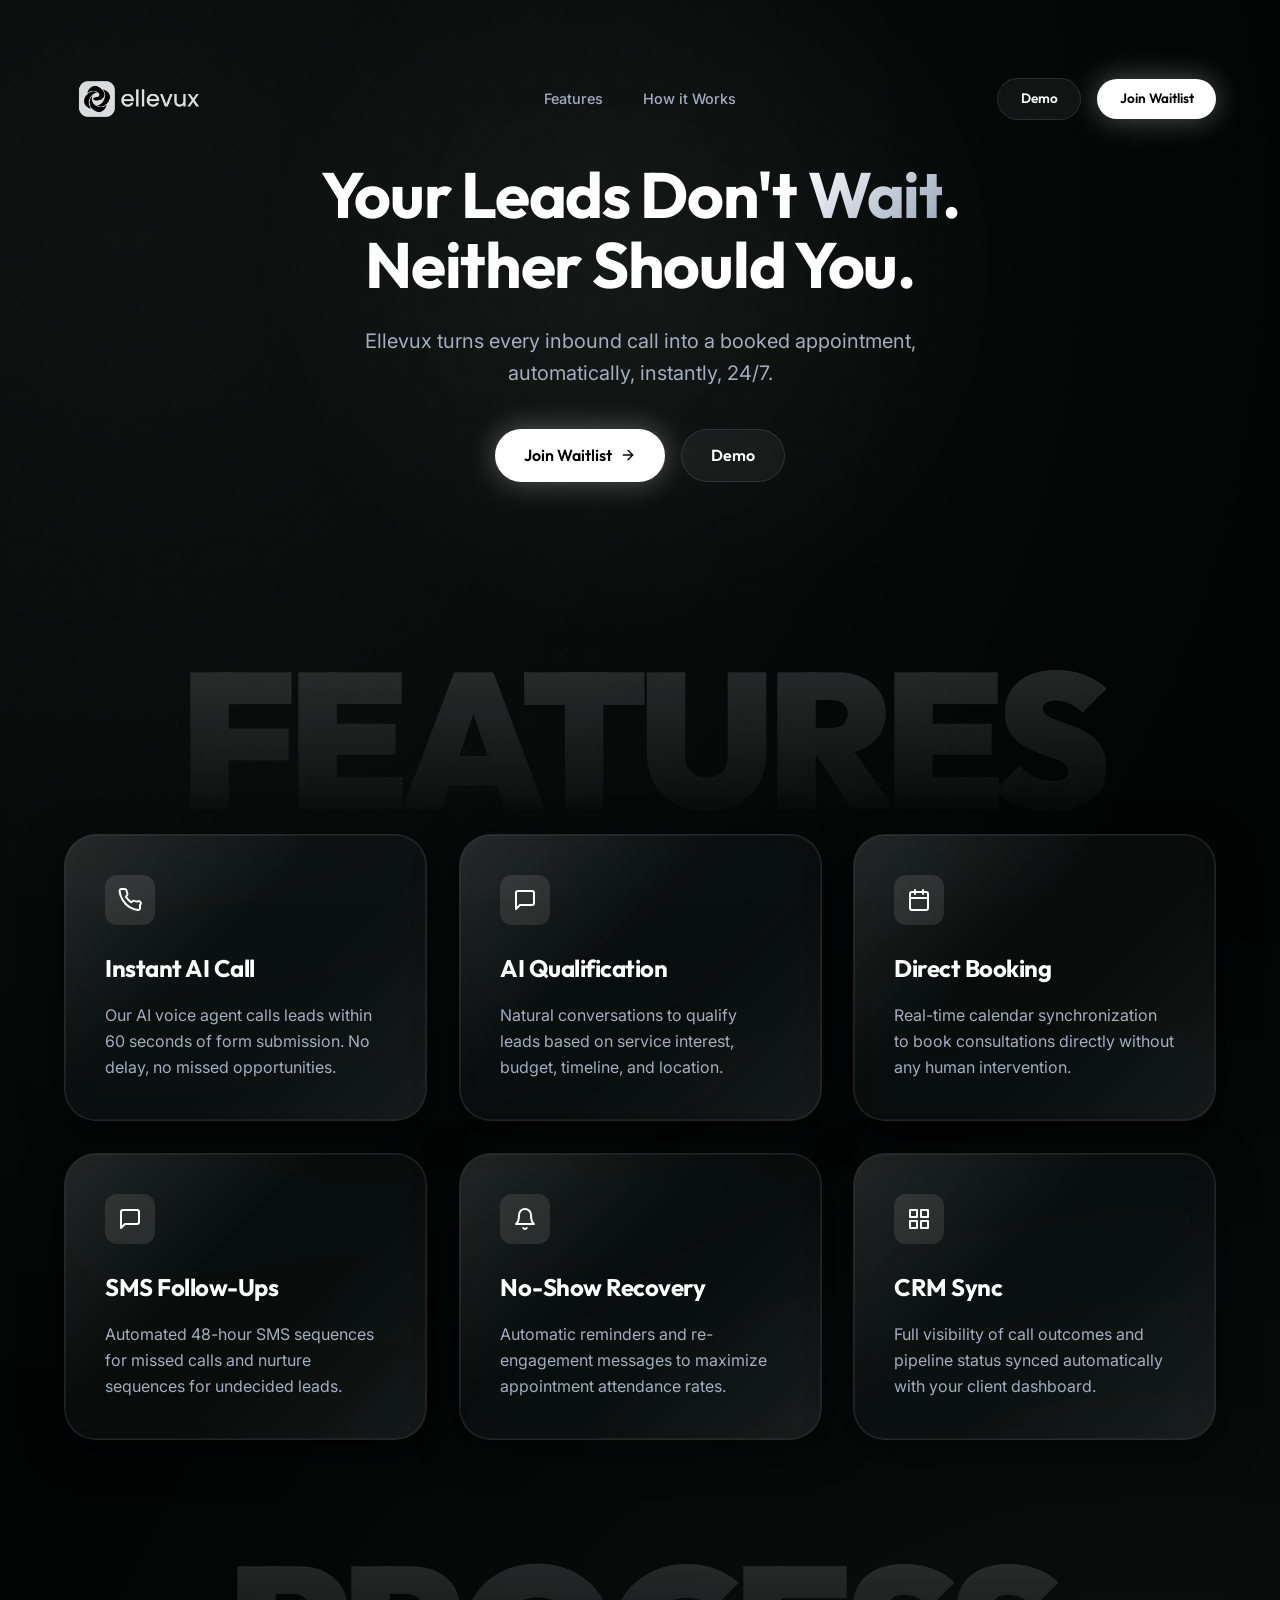
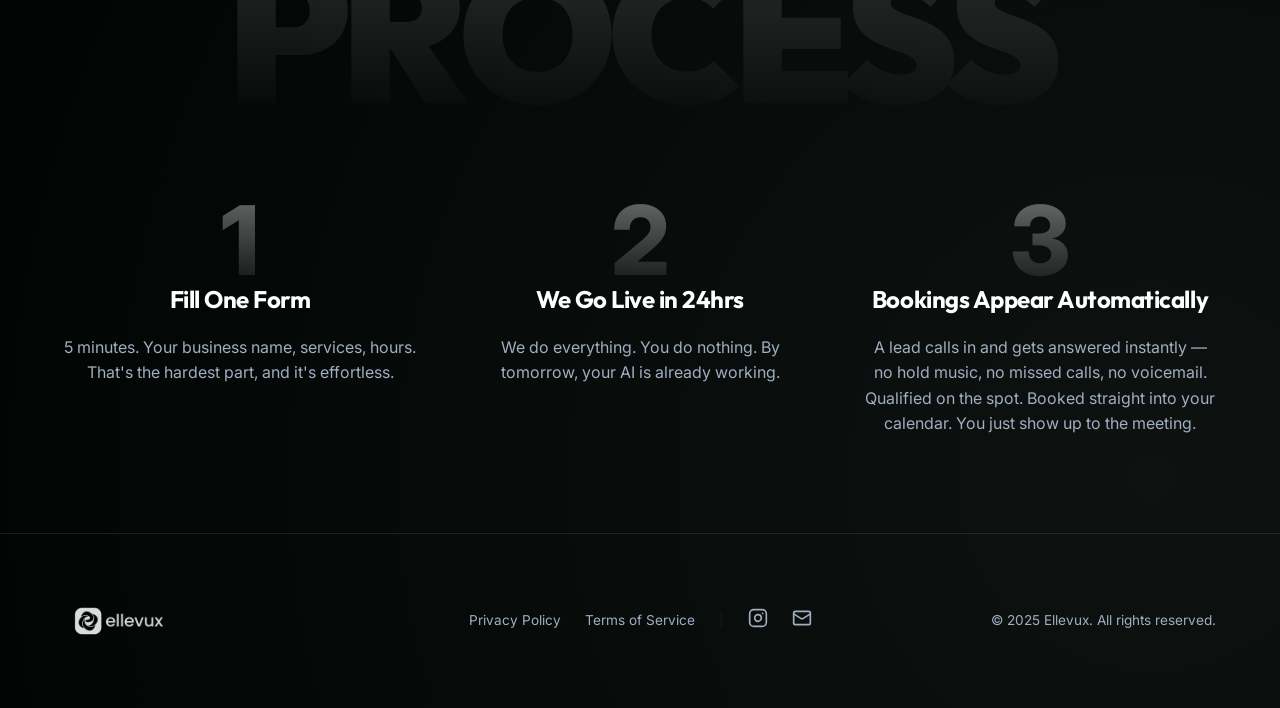
<file: Ellevux Landing Pg/index.html>
<!DOCTYPE html>
<html lang="en">
<head>
  <meta charset="UTF-8">
  <meta name="viewport" content="width=device-width, initial-scale=1.0">
  <title>Ellevux | Elevate Your SaaS with AI-Powered Automation</title>
  <meta name="description" content="Ellevux is the ultimate AI appointment booking and automation platform for modern businesses. Scale faster with intelligent scheduling.">

  <!-- ✅ FIX 1: Preconnect to Google Fonts before stylesheet loads -->
  <link rel="preconnect" href="https://fonts.googleapis.com">
  <link rel="preconnect" href="https://fonts.gstatic.com" crossorigin>

  <link rel="stylesheet" href="style.css">

  <!-- ✅ No Lucide library needed — all icons are inline SVGs -->
</head>
<body>

  <nav id="navbar">
    <div class="container nav-content">
      <a href="index.html" class="logo">
        <img src="logo.png" alt="Ellevux Logo" style="height: 150px; width: auto; filter: invert(1);">
      </a>
      <div class="nav-links">
        <a href="#features">Features</a>
        <a href="#how">How it Works</a>
      </div>
      <div class="nav-btns">
        <a href="demo.html" class="btn btn-secondary">Demo</a>
        <a href="waitlist.html" class="btn btn-primary">Join Waitlist</a>
      </div>
    </div>
  </nav>

  <section class="hero reveal active">
    <div class="container hero-content">
      <h1>Your Leads Don't <span>Wait</span>. Neither Should You.</h1>
      <p>Ellevux turns every inbound call into a booked appointment, automatically, instantly, 24/7.</p>
      <div class="hero-btns">
        <a href="waitlist.html" class="btn btn-primary">Join Waitlist <svg xmlns="http://www.w3.org/2000/svg" width="16" height="16" viewBox="0 0 24 24" fill="none" stroke="currentColor" stroke-width="2" stroke-linecap="round" stroke-linejoin="round" style="margin-left:8px"><line x1="5" y1="12" x2="19" y2="12"/><polyline points="12 5 19 12 12 19"/></svg></a>
        <a href="demo.html" class="btn btn-secondary">Demo</a>
      </div>
    </div>
  </section>

  <section id="features" class="features reveal active">
    <div class="section-head">
      <h2 class="section-watermark">FEATURES</h2>
    </div>
    <div class="container">
      <div class="feature-grid">
        <div class="feature-card glass">
          <div class="icon-box"><svg xmlns="http://www.w3.org/2000/svg" width="24" height="24" viewBox="0 0 24 24" fill="none" stroke="currentColor" stroke-width="2" stroke-linecap="round" stroke-linejoin="round"><path d="M22 16.92v3a2 2 0 0 1-2.18 2 19.79 19.79 0 0 1-8.63-3.07A19.5 19.5 0 0 1 4.69 12 19.79 19.79 0 0 1 1.61 3.4 2 2 0 0 1 3.6 1h3a2 2 0 0 1 2 1.72c.127.96.361 1.903.7 2.81a2 2 0 0 1-.45 2.11L7.91 8.84a16 16 0 0 0 5.45 5.45l.91-.91a2 2 0 0 1 2.11-.45c.907.339 1.85.573 2.81.7A2 2 0 0 1 22 16.92z"/></svg></div>
          <h3>Instant AI Call</h3>
          <p>Our AI voice agent calls leads within 60 seconds of form submission. No delay, no missed opportunities.</p>
        </div>
        <div class="feature-card glass">
          <div class="icon-box"><svg xmlns="http://www.w3.org/2000/svg" width="24" height="24" viewBox="0 0 24 24" fill="none" stroke="currentColor" stroke-width="2" stroke-linecap="round" stroke-linejoin="round"><path d="M21 15a2 2 0 0 1-2 2H7l-4 4V5a2 2 0 0 1 2-2h14a2 2 0 0 1 2 2z"/></svg></div>
          <h3>AI Qualification</h3>
          <p>Natural conversations to qualify leads based on service interest, budget, timeline, and location.</p>
        </div>
        <div class="feature-card glass">
          <div class="icon-box"><svg xmlns="http://www.w3.org/2000/svg" width="24" height="24" viewBox="0 0 24 24" fill="none" stroke="currentColor" stroke-width="2" stroke-linecap="round" stroke-linejoin="round"><rect x="3" y="4" width="18" height="18" rx="2" ry="2"/><line x1="16" y1="2" x2="16" y2="6"/><line x1="8" y1="2" x2="8" y2="6"/><line x1="3" y1="10" x2="21" y2="10"/></svg></div>
          <h3>Direct Booking</h3>
          <p>Real-time calendar synchronization to book consultations directly without any human intervention.</p>
        </div>
        <div class="feature-card glass">
          <div class="icon-box"><svg xmlns="http://www.w3.org/2000/svg" width="24" height="24" viewBox="0 0 24 24" fill="none" stroke="currentColor" stroke-width="2" stroke-linecap="round" stroke-linejoin="round"><path d="M21 15a2 2 0 0 1-2 2H7l-4 4V5a2 2 0 0 1 2-2h14a2 2 0 0 1 2 2z"/></svg></div>
          <h3>SMS Follow-Ups</h3>
          <p>Automated 48-hour SMS sequences for missed calls and nurture sequences for undecided leads.</p>
        </div>
        <div class="feature-card glass">
          <div class="icon-box"><svg xmlns="http://www.w3.org/2000/svg" width="24" height="24" viewBox="0 0 24 24" fill="none" stroke="currentColor" stroke-width="2" stroke-linecap="round" stroke-linejoin="round"><path d="M18 8A6 6 0 0 0 6 8c0 7-3 9-3 9h18s-3-2-3-9"/><path d="M13.73 21a2 2 0 0 1-3.46 0"/></svg></div>
          <h3>No-Show Recovery</h3>
          <p>Automatic reminders and re-engagement messages to maximize appointment attendance rates.</p>
        </div>
        <div class="feature-card glass">
          <div class="icon-box"><svg xmlns="http://www.w3.org/2000/svg" width="24" height="24" viewBox="0 0 24 24" fill="none" stroke="currentColor" stroke-width="2" stroke-linecap="round" stroke-linejoin="round"><rect x="3" y="3" width="7" height="7"/><rect x="14" y="3" width="7" height="7"/><rect x="14" y="14" width="7" height="7"/><rect x="3" y="14" width="7" height="7"/></svg></div>
          <h3>CRM Sync</h3>
          <p>Full visibility of call outcomes and pipeline status synced automatically with your client dashboard.</p>
        </div>
      </div>
    </div>
  </section>

  <section id="how" class="how-it-works reveal active">
    <div class="section-head">
      <h2 class="section-watermark">PROCESS</h2>
    </div>
    <div class="container">
      <div class="steps-grid">
        <div class="step-col">
          <div class="step-num">1</div>
          <h3>Fill One Form</h3>
          <p>5 minutes. Your business name, services, hours. That's the hardest part, and it's effortless.</p>
        </div>
        <div class="step-col">
          <div class="step-num">2</div>
          <h3>We Go Live in 24hrs</h3>
          <p>We do everything. You do nothing. By tomorrow, your AI is already working.</p>
        </div>
        <div class="step-col">
          <div class="step-num">3</div>
          <h3>Bookings Appear Automatically</h3>
          <p>A lead calls in and gets answered instantly — no hold music, no missed calls, no voicemail. Qualified on the spot. Booked straight into your calendar. You just show up to the meeting.</p>
        </div>
      </div>
    </div>
  </section>

  <footer class="fade-in">
    <div class="container footer-minimal">
      <div class="footer-left">
        <a href="index.html" class="logo">
          <img src="logo.png" alt="Ellevux Logo" style="height: 110px; width: auto; filter: invert(1);">
        </a>
      </div>
      <div class="footer-center">
        <a href="privacy_policy.html">Privacy Policy</a>
        <a href="terms.html">Terms of Service</a>
        <span class="separator">|</span>
        <a href="https://www.instagram.com/ellevux/" target="_blank">
          <svg xmlns="http://www.w3.org/2000/svg" width="20" height="20" viewBox="0 0 24 24" fill="none" stroke="currentColor" stroke-width="2" stroke-linecap="round" stroke-linejoin="round" class="social-icon"><rect width="20" height="20" x="2" y="2" rx="5" ry="5"/><path d="M16 11.37A4 4 0 1 1 12.63 8 4 4 0 0 1 16 11.37z"/><line x1="17.5" x2="17.51" y1="6.5" y2="6.5"/></svg>
        </a>
        <a href="/cdn-cgi/l/email-protection#3f575a5353507f5a53535a494a47115c5052">
          <svg xmlns="http://www.w3.org/2000/svg" width="20" height="20" viewBox="0 0 24 24" fill="none" stroke="currentColor" stroke-width="2" stroke-linecap="round" stroke-linejoin="round" class="social-icon"><rect width="20" height="16" x="2" y="4" rx="2"/><path d="m22 7-8.97 5.7a1.94 1.94 0 0 1-2.06 0L2 7"/></svg>
        </a>
      </div>
      <div class="footer-right">
        <p>&copy; 2025 Ellevux. All rights reserved.</p>
      </div>
    </div>
  </footer>

  <!-- ✅ FIX 3: Moved script to bottom of body so HTML renders before JS loads -->
  <script d
</file>
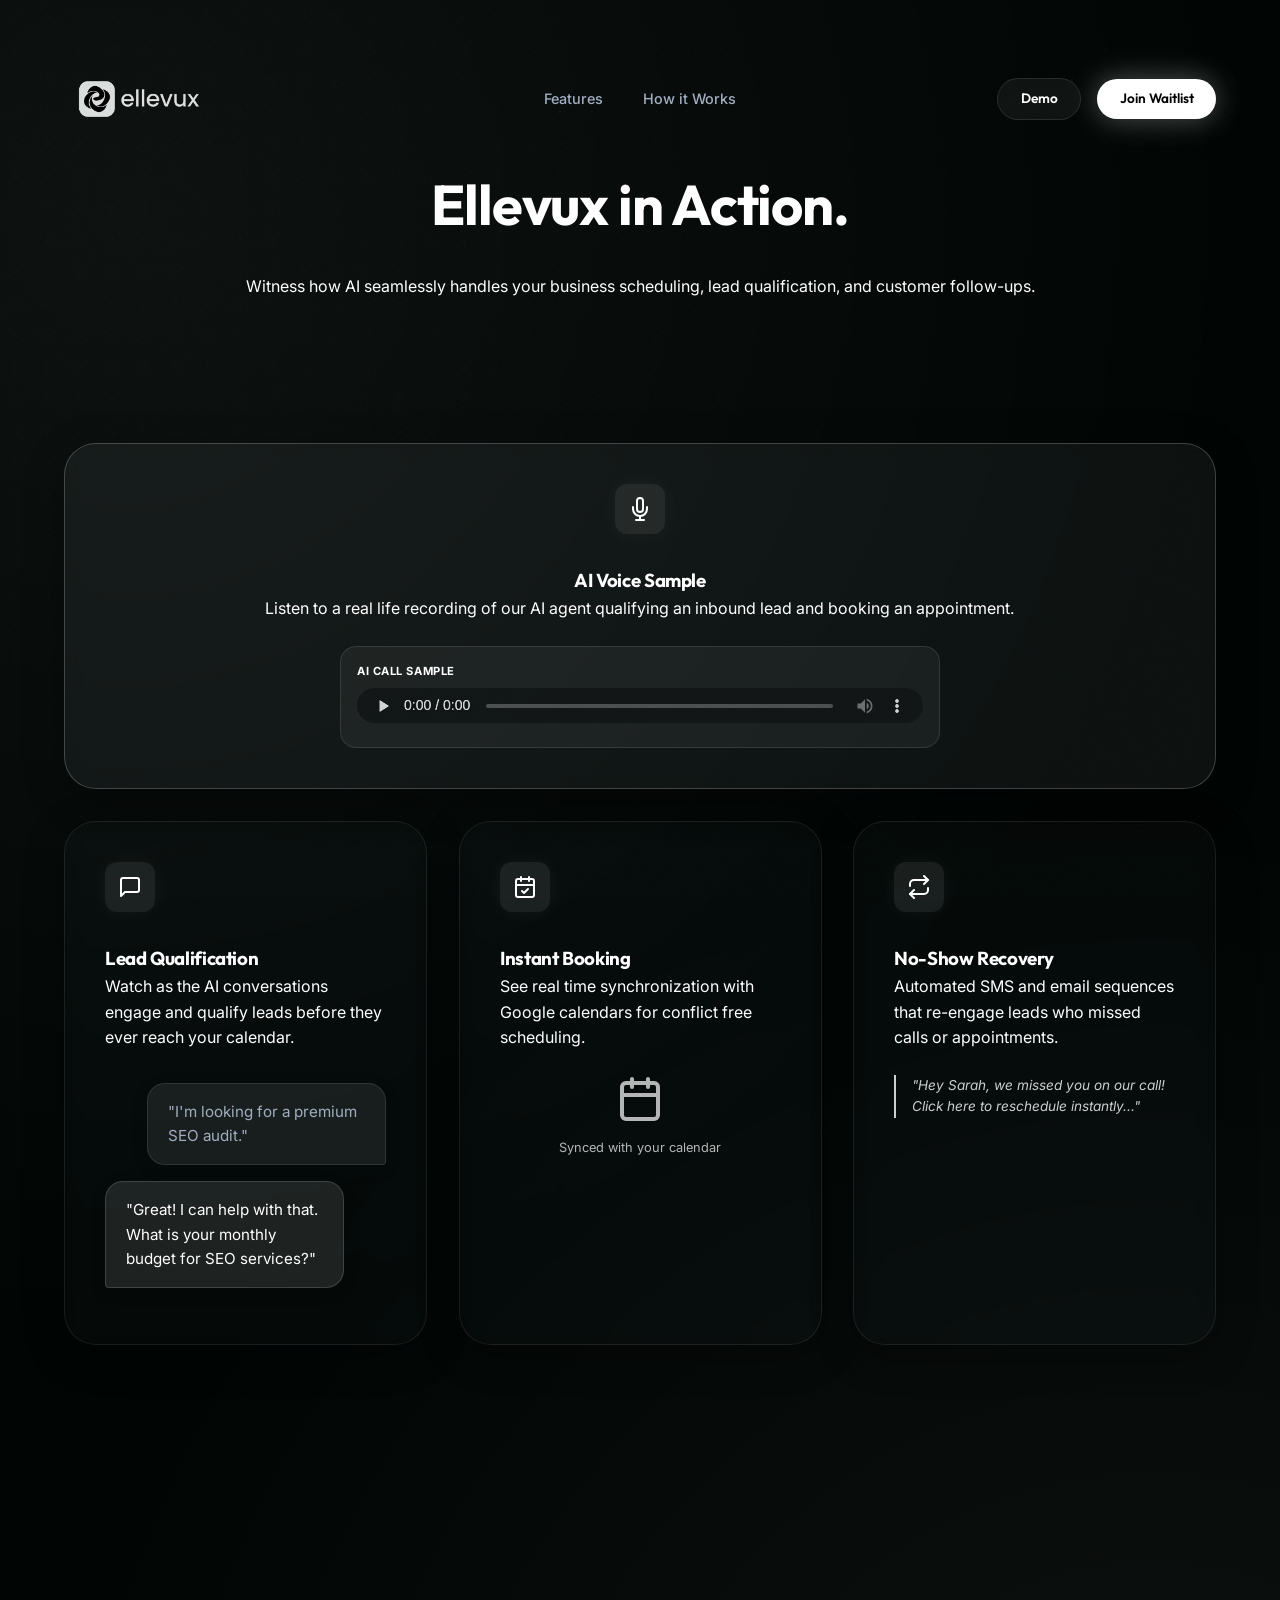
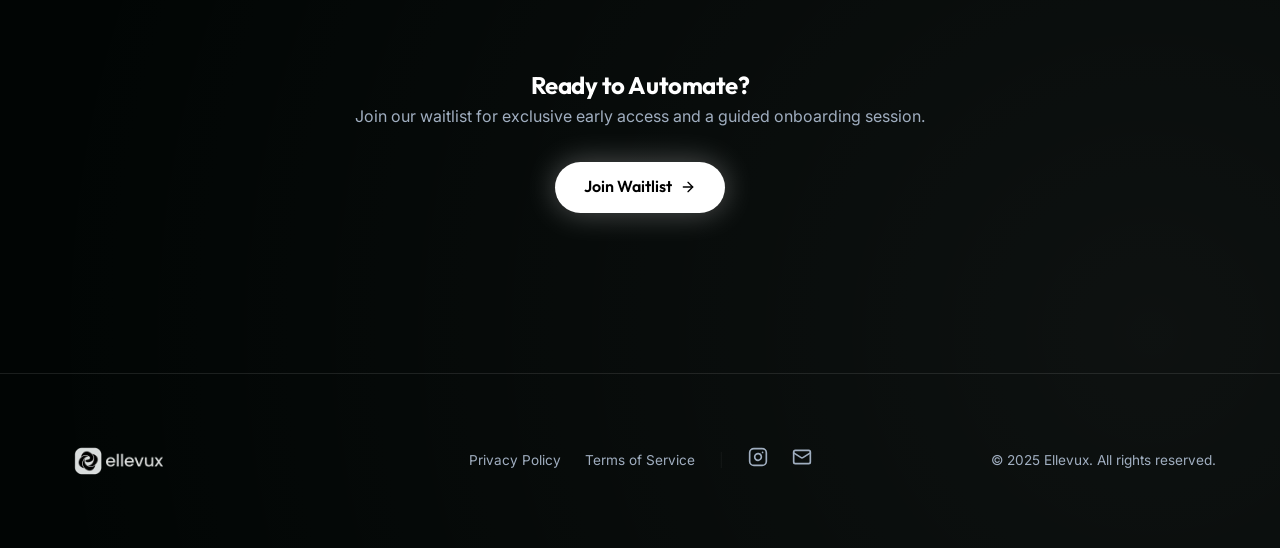
<file: Ellevux Landing Pg/demo.html>
<!DOCTYPE html>
<html lang="en">
<head>
  <meta charset="UTF-8">
  <meta name="viewport" content="width=device-width, initial-scale=1.0">
  <title>Interactive Demo | Ellevux</title>

  <link rel="preconnect" href="https://fonts.googleapis.com">
  <link rel="preconnect" href="https://fonts.gstatic.com" crossorigin>

  <link rel="stylesheet" href="style.css">

  <!-- ✅ No Lucide library needed — all icons are inline SVGs -->
  <style>
    .demo-hero {
      padding: 10rem 0 5rem;
      text-align: center;
    }
    .demo-hero h1 {
      font-size: clamp(2.5rem, 5vw, 3.5rem);
      margin-bottom: 1.5rem;
    }
    .demo-showcase {
      padding-bottom: 10rem;
    }
    .demo-grid {
      display: grid;
      grid-template-columns: repeat(auto-fit, minmax(300px, 1fr));
      gap: 2rem;
      margin-top: 4rem;
    }
    .scenario-card {
      padding: 2.5rem;
      border-radius: 32px;
      background: rgba(255, 255, 255, 0.02);
      backdrop-filter: blur(8px) saturate(150%);
      -webkit-backdrop-filter: blur(8px) saturate(150%);
      border: 1px solid rgba(255, 255, 255, 0.08);
      box-shadow: 0 10px 40px rgba(0, 0, 0, 0.3);
      transition: var(--transition);
      display: flex;
      flex-direction: column;
      height: 100%;
      will-change: transform;
      transform: translateZ(0);
    }
    .scenario-card:hover {
      background: rgba(255, 255, 255, 0.05);
      border-color: var(--primary);
      transform: translateY(-8px) translateZ(0);
    }
    .scenario-icon {
      width: 50px;
      height: 50px;
      border-radius: 12px;
      background: rgba(255, 255, 255, 0.08);
      display: flex;
      align-items: center;
      justify-content: center;
      color: #FFFFFF;
      margin-bottom: 2rem;
      box-shadow: 0 0 20px rgba(255, 255, 255, 0.05);
    }
    .chat-bubble {
      padding: 1rem 1.25rem;
      border-radius: 18px;
      margin-bottom: 1rem;
      font-size: 0.95rem;
      max-width: 85%;
      box-shadow: 0 4px 15px rgba(0, 0, 0, 0.2);
    }
    .chat-ai {
      background: rgba(255, 255, 255, 0.1);
      border: 1px solid rgba(255, 255, 255, 0.15);
      align-self: flex-start;
      border-bottom-left-radius: 4px;
      color: #fff;
    }
    .chat-user {
      background: rgba(255, 255, 255, 0.08);
      border: 1px solid rgba(255, 255, 255, 0.1);
      margin-left: auto;
      border-bottom-right-radius: 4px;
      color: var(--text-secondary);
    }
    .cta-demo {
      text-align: center;
      padding: 10rem 0;
      margin-bottom: 0;
    }
    .audio-player {
      margin-top: 1.5rem;
      padding: 1rem;
      border-radius: 16px;
      background: rgba(255, 255, 255, 0.05);
      border: 1px solid rgba(255, 255, 255, 0.1);
    }
    .audio-info {
      display: flex;
      justify-content: space-between;
      align-items: center;
      margin-bottom: 0.5rem;
    }
    .audio-tag {
      font-size: 0.7rem;
      font-weight: 700;
      text-transform: uppercase;
      color: #fff;
      letter-spacing: 0.05em;
    }
    .custom-audio {
      width: 100%;
      height: 35px;
      filter: invert(1) hue-rotate(180deg) brightness(1.5);
      opacity: 0.8;
    }
    .featured-card {
      grid-column: 1 / -1;
      text-align: center;
      align-items: center;
      background: rgba(255, 255, 255, 0.05) !important;
      border-color: rgba(255, 255, 255, 0.2) !important;
    }
    .featured-card .audio-player {
      max-width: 600px;
      width: 100%;
    }
  </style>
</head>
<body>

  <nav id="navbar">
    <div class="container nav-content">
      <a href="index.html" class="logo">
        <img src="logo.png" alt="Ellevux Logo" style="height: 150px; width: auto; filter: invert(1);">
      </a>
      <div class="nav-links">
        <a href="index.html#features">Features</a>
        <a href="index.html#how">How it Works</a>
      </div>
      <div class="nav-btns">
        <a href="demo.html" class="btn btn-secondary">Demo</a>
        <a href="waitlist.html" class="btn btn-primary">Join Waitlist</a>
      </div>
    </div>
  </nav>

  <main>
    <section class="demo-hero reveal active">
      <div class="container">
        <h1>Ellevux in <span>Action</span>.</h1>
        <p>Witness how AI seamlessly handles your business scheduling, lead qualification, and customer follow-ups.</p>
      </div>
    </section>

    <section class="demo-showcase container reveal active">
      <div class="demo-grid">

        <div class="scenario-card featured-card">
          <div class="scenario-icon">
            <!-- mic -->
            <svg xmlns="http://www.w3.org/2000/svg" width="24" height="24" viewBox="0 0 24 24" fill="none" stroke="currentColor" stroke-width="2" stroke-linecap="round" stroke-linejoin="round"><path d="M12 1a3 3 0 0 0-3 3v8a3 3 0 0 0 6 0V4a3 3 0 0 0-3-3z"/><path d="M19 10v2a7 7 0 0 1-14 0v-2"/><line x1="12" y1="19" x2="12" y2="23"/><line x1="8" y1="23" x2="16" y2="23"/></svg>
          </div>
          <h3>AI Voice Sample</h3>
          <p>Listen to a real life recording of our AI agent qualifying an inbound lead and booking an appointment.</p>
          <div class="audio-player">
            <div class="audio-info">
              <span class="audio-tag">AI Call Sample</span>
            </div>
            <audio controls class="custom-audio" preload="none">
              <source src="demo.mp3" type="audio/mpeg">
              Your browser does not support the audio element.
            </audio>
          </div>
        </div>

        <div class="scenario-card">
          <div class="scenario-icon">
            <!-- message-square -->
            <svg xmlns="http://www.w3.org/2000/svg" width="24" height="24" viewBox="0 0 24 24" fill="none" stroke="currentColor" stroke-width="2" stroke-linecap="round" stroke-linejoin="round"><path d="M21 15a2 2 0 0 1-2 2H7l-4 4V5a2 2 0 0 1 2-2h14a2 2 0 0 1 2 2z"/></svg>
          </div>
          <h3>Lead Qualification</h3>
          <p>Watch as the AI conversations engage and qualify leads before they ever reach your calendar.</p>
          <div style="margin-top: 2rem; display: flex; flex-direction: column;">
            <div class="chat-bubble chat-user">"I'm looking for a premium SEO audit."</div>
            <div class="chat-bubble chat-ai">"Great! I can help with that. What is your monthly budget for SEO services?"</div>
          </div>
        </div>

        <div class="scenario-card">
          <div class="scenario-icon">
            <!-- calendar-check -->
            <svg xmlns="http://www.w3.org/2000/svg" width="24" height="24" viewBox="0 0 24 24" fill="none" stroke="currentColor" stroke-width="2" stroke-linecap="round" stroke-linejoin="round"><rect x="3" y="4" width="18" height="18" rx="2" ry="2"/><line x1="16" y1="2" x2="16" y2="6"/><line x1="8" y1="2" x2="8" y2="6"/><line x1="3" y1="10" x2="21" y2="10"/><polyline points="9 16 11 18 15 14"/></svg>
          </div>
          <h3>Instant Booking</h3>
          <p>See real time synchronization with Google calendars for conflict free scheduling.</p>
          <div style="margin-top: 1.5rem; text-align: center; opacity: 0.7;">
            <svg xmlns="http://www.w3.org/2000/svg" width="48" height="48" viewBox="0 0 24 24" fill="none" stroke="currentColor" stroke-width="2" stroke-linecap="round" stroke-linejoin="round" style="color: var(--primary);"><rect x="3" y="4" width="18" height="18" rx="2" ry="2"/><line x1="16" y1="2" x2="16" y2="6"/><line x1="8" y1="2" x2="8" y2="6"/><line x1="3" y1="10" x2="21" y2="10"/></svg>
            <p style="font-size: 0.8rem; margin-top: 0.5rem;">Synced with your calendar</p>
          </div>
        </div>

        <div class="scenario-card">
          <div class="scenario-icon">
            <!-- repeat -->
            <svg xmlns="http://www.w3.org/2000/svg" width="24" height="24" viewBox="0 0 24 24" fill="none" stroke="currentColor" stroke-width="2" stroke-linecap="round" stroke-linejoin="round"><polyline points="17 1 21 5 17 9"/><path d="M3 11V9a4 4 0 0 1 4-4h14"/><polyline points="7 23 3 19 7 15"/><path d="M21 13v2a4 4 0 0 1-4 4H3"/></svg>
          </div>
          <h3>No-Show Recovery</h3>
          <p>Automated SMS and email sequences that re-engage leads who missed calls or appointments.</p>
          <div style="margin-top: 1.5rem; font-style: italic; font-size: 0.85rem; border-left: 2px solid var(--primary); padding-left: 1rem; opacity: 0.8;">
            "Hey Sarah, we missed you on our call! Click here to reschedule instantly..."
          </div>
        </div>

      </div>
    </section>

    <section class="cta-demo container reveal active">
      <h2>Ready to <span>Automate</span>?</h2>
      <p style="margin-bottom: 2rem; color: var(--text-secondary);">Join our waitlist for exclusive early access and a guided onboarding session.</p>
      <a href="waitlist.html" class="btn btn-primary">Join Waitlist
        <svg xmlns="http://www.w3.org/2000/svg" width="16" height="16" viewBox="0 0 24 24" fill="none" stroke="currentColor" stroke-width="2" stroke-linecap="round" stroke-linejoin="round" style="margin-left:8px"><line x1="5" y1="12" x2="19" y2="12"/><polyline points="12 5 19 12 12 19"/></svg>
      </a>
    </section>
  </main>

  <footer>
    <div class="container footer-minimal">
      <div class="footer-left">
        <a href="index.html" class="logo">
          <img src="logo.png" alt="Ellevux Logo" style="height: 110px; width: auto; filter: invert(1);">
        </a>
      </div>
      <div class="footer-center">
        <a href="privacy_policy.html">Privacy Policy</a>
        <a href="terms.html">Terms of Service</a>
        <span class="separator">|</span>
        <a href="https://www.instagram.com/ellevux/" target="_blank">
          <svg xmlns="http://www.w3.org/2000/svg" width="20" height="20" viewBox="0 0 24 24" fill="none" stroke="currentColor" stroke-width="2" stroke-linecap="round" stroke-linejoin="round" class="social-icon"><rect width="20" height="20" x="2" y="2" rx="5" ry="5"/><path d="M16 11.37A4 4 0 1 1 12.63 8 4 4 0 0 1 16 11.37z"/><line x1="17.5" x2="17.51" y1="6.5" y2="6.5"/></svg>
        </a>
        <a href="mailto:hello@ellevux.com">
          <svg xmlns="http://www.w3.org/2000/svg" width="20" height="20" viewBox="0 0 24 24" fill="none" stroke="currentColor" stroke-width="2" stroke-linecap="round" stroke-linejoin="round" class="social-icon"><rect width="20" height="16" x="2" y="4" rx="2"/><path d="m22 7-8.97 5.7a1.94 1.94 0 0 1-2.06 0L2 7"/></svg>
        </a>
      </div>
      <div class="footer-right">
        <p>&copy; 2025 Ellevux. All rights reserved.</p>
      </div>
    </div>
  </footer>

  <script src="main.js"></script>
</body>
</html>
</file>
<file: Ellevux Landing Pg/style.css>
@import url('https://fonts.googleapis.com/css2?family=Inter:wght@400;500;600&family=Outfit:wght@500;600;700&display=swap');
 
:root {
  --bg-dark: #010504;
  --bg-dark-accent: #020807;
  --primary: #FFFFFF;
  --primary-glow: rgba(255, 255, 255, 0.1);
  --border: rgba(255, 255, 255, 0.1);
  --text-primary: #FFFFFF;
  --text-secondary: #A0AEC0;
  --glass: rgba(255, 255, 255, 0.03);
  --glass-border: rgba(255, 255, 255, 0.05);
  --font-heading: 'Outfit', sans-serif;
  --font-body: 'Inter', sans-serif;
  --transition: all 0.3s cubic-bezier(0.4, 0, 0.2, 1);
}
 
* {
  margin: 0;
  padding: 0;
  box-sizing: border-box;
}
 
body {
  background-color: var(--bg-dark);
  background-image: 
    radial-gradient(circle at 10% 10%, rgba(255, 255, 255, 0.05) 0%, transparent 50%),
    radial-gradient(circle at 90% 90%, rgba(255, 255, 255, 0.05) 0%, transparent 50%);
  color: var(--text-primary);
  font-family: var(--font-body);
  line-height: 1.6;
  overflow-x: hidden;
  position: relative;
}
 
/* ✅ FIX 1: Removed external noise.svg fetch — replaced with CSS-only noise pattern */
body::after {
  content: "";
  position: fixed;
  top: 0;
  left: 0;
  width: 100%;
  height: 100%;
  opacity: 0.08;
  z-index: 1000;
  pointer-events: none;
  background-image: url("data:image/svg+xml,%3Csvg viewBox='0 0 256 256' xmlns='http://www.w3.org/2000/svg'%3E%3Cfilter id='noise'%3E%3CfeTurbulence type='fractalNoise' baseFrequency='0.9' numOctaves='4' stitchTiles='stitch'/%3E%3C/filter%3E%3Crect width='100%25' height='100%25' filter='url(%23noise)' opacity='1'/%3E%3C/svg%3E");
  background-size: 200px 200px;
  mix-blend-mode: soft-light;
}
 
body::before {
  content: "";
  position: fixed;
  top: 0;
  left: 0;
  width: 100%;
  height: 100%;
  background-image: radial-gradient(rgba(255, 255, 255, 0.05) 1px, transparent 1px);
  background-size: 32px 32px;
  z-index: -1;
  pointer-events: none;
  opacity: 0.8;
}
 
/* ✅ FIX 2: Removed @keyframes grain — it was running constantly and never used */
 
h1, h2, h3, h4 {
  font-family: var(--font-heading);
  letter-spacing: -0.02em;
}
 
a {
  text-decoration: none;
  color: inherit;
  transition: var(--transition);
}
 
ul {
  list-style: none;
}
 
.container {
  max-width: 1200px;
  margin: 0 auto;
  padding: 0 1.5rem;
}
 
/* Glassmorphism utility */
.glass {
  background: rgba(255, 255, 255, 0.03);
  /* ✅ FIX 3: Reduced blur from 20px to 10px */
  backdrop-filter: blur(10px) saturate(150%);
  -webkit-backdrop-filter: blur(10px) saturate(150%);
  border: 1px solid rgba(255, 255, 255, 0.1);
  box-shadow: 
    0 10px 40px rgba(0, 0, 0, 0.5),
    inset 0 0 0 1px rgba(255, 255, 255, 0.05);
  position: relative;
  overflow: hidden;
  /* ✅ FIX 4: GPU acceleration */
  will-change: transform;
  transform: translateZ(0);
}
 
.glass::before {
  content: "";
  position: absolute;
  top: 0;
  left: 0;
  width: 100%;
  height: 100%;
  background: linear-gradient(135deg, rgba(255, 255, 255, 0.1) 0%, transparent 40%, transparent 60%, rgba(255, 255, 255, 0.05) 100%);
  pointer-events: none;
}
 
/* Button styles */
.btn {
  display: inline-flex;
  align-items: center;
  justify-content: center;
  padding: 0.8rem 1.8rem;
  border-radius: 99px;
  font-weight: 600;
  cursor: pointer;
  transition: var(--transition);
  font-family: var(--font-heading);
}
 
.btn-primary {
  background: #FFFFFF;
  color: #000000;
  border: none;
  box-shadow: 0 0 30px rgba(255, 255, 255, 0.3);
}
 
.btn-primary:hover {
  background: #E2E8F0;
  transform: translateY(-2px);
  box-shadow: 0 0 40px rgba(255, 255, 255, 0.4);
  filter: brightness(1);
}
 
.btn-secondary {
  background: rgba(255, 255, 255, 0.05);
  border: 1px solid rgba(255, 255, 255, 0.1);
  color: #FFFFFF;
  /* ✅ FIX 5: Reduced blur on button */
  backdrop-filter: blur(6px);
}
 
.btn-secondary:hover {
  background: rgba(255, 255, 255, 0.1);
  border-color: rgba(255, 255, 255, 0.2);
  color: #fff;
}
 
/* Navbar */
nav {
  position: fixed;
  top: 0;
  left: 0;
  width: 100%;
  z-index: 1000;
  padding: 1.5rem 0;
  transition: var(--transition);
}
 
nav.scrolled {
  padding: 1rem 0;
  background: rgba(1, 5, 4, 0.8);
  /* ✅ FIX 6: Reduced navbar blur */
  backdrop-filter: blur(8px);
  border-bottom: 1px solid var(--border);
}
 
.nav-content {
  display: grid;
  grid-template-columns: 1fr auto 1fr;
  align-items: center;
}
 
.nav-btns {
  display: flex;
  gap: 1rem;
  align-items: center;
  justify-content: flex-end;
}
 
.logo img {
  height: 150px !important;
  width: auto;
  transition: var(--transition);
}
 
@media (max-width: 768px) {
  .logo img {
    height: 100px !important;
  }
}
 
.logo {
  font-family: var(--font-heading);
  font-size: 1.5rem;
  font-weight: 700;
  display: flex;
  align-items: center;
  gap: 0.5rem;
}
 
.logo span {
  color: var(--primary);
}
 
.nav-links {
  display: flex;
  gap: 2.5rem;
  align-items: center;
}
 
.nav-links a {
  color: var(--text-secondary);
  font-weight: 500;
  font-size: 0.9rem;
}
 
.nav-links a:hover {
  color: var(--primary);
}
 
.nav-btns .btn {
  padding: 0.6rem 1.4rem;
  font-size: 0.85rem;
}
 
/* Hero Section */
.hero {
  padding: 10rem 0 6rem;
  position: relative;
  overflow: hidden;
}
 
.hero::before {
  content: '';
  position: absolute;
  top: -20%;
  left: 50%;
  transform: translateX(-50%);
  width: 800px;
  height: 800px;
  background: radial-gradient(circle, var(--primary-glow) 0%, transparent 70%);
  z-index: -1;
  opacity: 0.5;
}
 
.hero-content {
  text-align: center;
  max-width: 800px;
  margin: 0 auto;
}
 
.badge {
  display: inline-block;
  padding: 0.5rem 1.25rem;
  background: rgba(255, 255, 255, 0.05);
  border: 1px solid rgba(255, 255, 255, 0.1);
  border-radius: 99px;
  color: #FFFFFF;
  font-size: 0.85rem;
  font-weight: 600;
  margin-bottom: 2rem;
  text-transform: uppercase;
  letter-spacing: 0.05em;
}
 
.hero h1 {
  font-size: clamp(2.5rem, 5vw, 4rem);
  line-height: 1.1;
  margin-bottom: 1.5rem;
}
 
.hero h1 span {
  background: linear-gradient(135deg, #FFFFFF 0%, #94A3B8 100%);
  -webkit-background-clip: text;
  background-clip: text;
  -webkit-text-fill-color: transparent;
}
 
.hero p {
  font-size: 1.25rem;
  color: var(--text-secondary);
  margin-bottom: 2.5rem;
  max-width: 600px;
  margin-left: auto;
  margin-right: auto;
}
 
.hero-btns {
  display: flex;
  gap: 1rem;
  justify-content: center;
  margin-bottom: 4rem;
}
 
/* Features */
.features {
  padding: 6rem 0;
}
 
.section-head {
  text-align: center;
  margin-bottom: 0rem;
  padding-bottom: 2rem;
}
 
.section-head h2.section-watermark {
  font-size: clamp(6rem, 15vw, 18rem) !important;
  font-weight: 950 !important;
  text-transform: uppercase;
  background: linear-gradient(180deg, rgba(255, 255, 255, 0.15) 0%, transparent 100%);
  -webkit-background-clip: text;
  background-clip: text;
  -webkit-text-fill-color: transparent;
  letter-spacing: -0.05em !important;
  line-height: 1 !important;
  user-select: none;
  margin-bottom: -8rem !important;
  position: relative !important;
  left: 50% !important;
  transform: translate(-50%, -6rem) !important;
  width: 100vw !important;
  z-index: 1 !important;
  white-space: nowrap !important;
  text-align: center !important;
}
 
.section-head h2 {
  font-size: 2.5rem;
  margin-bottom: 1rem;
}
 
.section-head p {
  color: var(--text-secondary);
  max-width: 600px;
  margin: 0 auto;
}
 
.feature-grid {
  display: grid;
  grid-template-columns: repeat(auto-fit, minmax(300px, 1fr));
  gap: 2rem;
  position: relative;
  z-index: 2;
}
 
.feature-card {
  padding: 2.5rem;
  border-radius: 32px;
  transition: var(--transition);
  /* ✅ FIX 7: GPU acceleration on cards */
  will-change: transform;
  transform: translateZ(0);
}
 
.icon-box {
  width: 50px;
  height: 50px;
  border-radius: 12px;
  background: var(--border);
  display: flex;
  align-items: center;
  justify-content: center;
  color: var(--primary);
  margin-bottom: 1.5rem;
}
 
.feature-card h3 {
  margin-bottom: 1rem;
  font-size: 1.5rem;
}
 
.feature-card p {
  color: var(--text-secondary);
}
 
.feature-card:hover {
  background: rgba(255, 255, 255, 0.05);
  border-color: rgba(255, 255, 255, 0.3);
  transform: translateY(-8px) translateZ(0);
  box-shadow: 
    0 20px 60px rgba(0, 0, 0, 0.6),
    0 0 20px rgba(255, 255, 255, 0.05);
}
 
/* How It Works */
.how-it-works {
  padding: 6rem 0;
}
 
.steps-grid {
  display: grid;
  grid-template-columns: repeat(3, 1fr);
  gap: 3rem;
  margin-top: 4rem;
  position: relative;
  z-index: 2;
}
 
.step-col {
  text-align: center;
  transition: var(--transition);
}
 
.step-col .step-num {
  font-size: 6rem;
  font-weight: 800;
  margin-bottom: -0.5rem;
  line-height: 1;
  background: linear-gradient(180deg, rgba(255, 255, 255, 0.4) 0%, rgba(255, 255, 255, 0.05) 100%);
  -webkit-background-clip: text;
  background-clip: text;
  -webkit-text-fill-color: transparent;
  opacity: 1;
}
 
.step-col h3 {
  font-size: 1.5rem;
  margin-bottom: 1rem;
  position: relative;
  z-index: 2;
}
 
.step-col p {
  color: var(--text-secondary);
  font-size: 1rem;
  line-height: 1.6;
}
 
@media (max-width: 992px) {
  .steps-grid {
    grid-template-columns: 1fr;
    gap: 4rem;
  }
}
 
/* Footer */
footer {
  padding: 2rem 0;
  border-top: 1px solid var(--border);
}
 
.footer-minimal {
  display: grid;
  grid-template-columns: 1fr auto 1fr;
  align-items: center;
}
 
.footer-left .logo img {
  height: 110px !important;
}
 
@media (max-width: 768px) {
  .footer-left .logo img {
    height: 80px !important;
  }
}
 
.footer-right {
  display: flex;
  justify-content: flex-end;
}
 
.footer-center {
  display: flex;
  gap: 1.5rem;
  align-items: center;
  color: var(--text-secondary);
  font-size: 0.85rem;
}
 
.footer-center a:hover {
  color: var(--primary);
}
 
.footer-center .separator {
  color: var(--border);
  opacity: 0.5;
}
 
.footer-center svg {
  width: 20px;
  height: 20px;
  transition: var(--transition);
}
 
.footer-center a:hover svg {
  transform: translateY(-2px);
  color: var(--primary);
}
 
.footer-right p {
  font-size: 0.85rem;
  color: var(--text-secondary);
}
 
/* Responsive */
@media (max-width: 768px) {
  .nav-content {
    display: flex;
    justify-content: space-between;
    padding: 0 1rem;
  }
  
  .nav-links {
    display: none;
  }
 
  .nav-btns {
    gap: 0.75rem;
  }
 
  .nav-btns .btn {
    padding: 0.5rem 1rem;
    font-size: 0.75rem;
  }
 
  .hero h1 {
    font-size: 2.8rem;
  }
 
  .footer-minimal {
    grid-template-columns: 1fr;
    gap: 2rem;
    text-align: center;
  }
 
  .footer-left, .footer-center, .footer-right {
    justify-content: center;
    text-align: center;
  }
 
  .footer-center {
    flex-wrap: wrap;
    justify-content: center;
    gap: 1rem;
  }
}
 
.legal-page {
  padding-top: 15rem;
  padding-bottom: 10rem;
}
 
.legal-content {
  max-width: 800px;
  margin: 0 auto;
  padding: 4rem;
  background: rgba(255, 255, 255, 0.02);
  /* ✅ FIX 8: Reduced legal page blur from 32px to 10px */
  backdrop-filter: blur(10px) saturate(150%);
  -webkit-backdrop-filter: blur(10px) saturate(150%);
  border: 1px solid rgba(255, 255, 255, 0.08);
  border-radius: 40px;
  box-shadow: 0 20px 60px rgba(0, 0, 0, 0.4);
}
 
@media (max-width: 768px) {
  .legal-content {
    padding: 2rem;
    border-radius: 24px;
    margin: 0 1rem;
  }
}
 
.legal-header {
  margin-bottom: 4rem;
  text-align: center;
}
 
.legal-header h1 {
  font-size: clamp(2.5rem, 5vw, 3.5rem);
  margin-bottom: 1rem;
}
 
.legal-section {
  margin-bottom: 3rem;
}
 
.legal-section h2 {
  font-size: 1.8rem;
  margin-bottom: 1.25rem;
  color: var(--primary);
}
 
.legal-section p {
  color: var(--text-secondary);
  margin-bottom: 1.5rem;
  line-height: 1.8;
}
 
.legal-section ul {
  list-style: disc;
  margin-left: 1.5rem;
  margin-bottom: 1.5rem;
  color: var(--text-secondary);
}
 
.legal-section ul li {
  margin-bottom: 0.5rem;
}
 
/* Page Animations */
.reveal {
  opacity: 0;
  transform: translateY(30px);
  transition: all 0.8s ease-out;
}
 
.reveal.active {
  opacity: 1;
  transform: translateY(0);
}
</file>
